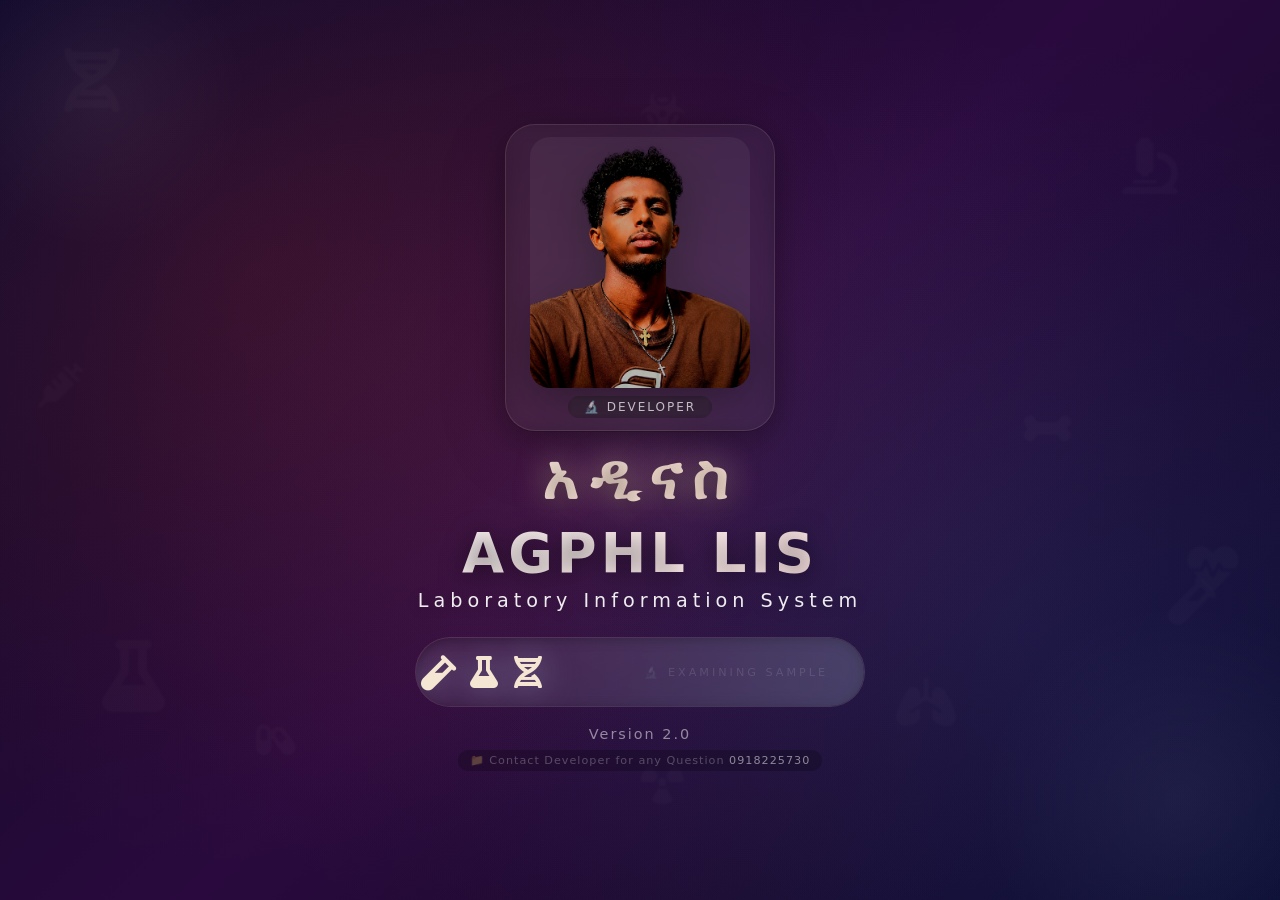
<file: Index.html>
<!DOCTYPE html>
<html lang="en">
<head>
  <meta charset="UTF-8">
  <meta name="viewport" content="width=device-width, initial-scale=1.0">
  <title>AGPHL LIS · Animated Opening</title>
  <link rel="manifest" href="manifest.json">
  <link rel="icon" href="assets/icons/favicon.ico">
  <link rel="apple-touch-icon" href="assets/icons/icon-180.png">
  <meta name="theme-color" content="#b31b1b">
  <!-- Font Awesome -->
  <link rel="stylesheet" href="https://cdnjs.cloudflare.com/ajax/libs/font-awesome/6.0.0-beta3/css/all.min.css">
  <style>
    /* ===== RESET & BASE ===== */
    * {
      margin: 0;
      padding: 0;
      box-sizing: border-box;
    }

    body {
      font-family: 'Segoe UI', Roboto, system-ui, sans-serif;
      min-height: 100vh;
      display: flex;
      justify-content: center;
      align-items: center;
      overflow: hidden;
      position: relative;
      background: #0a0a1a;
    }

    /* ===== ANIMATED MEDICAL LAB BACKGROUND ===== */
    .lab-background {
      position: fixed;
      top: 0;
      left: 0;
      width: 100%;
      height: 100%;
      z-index: 0;
      background: linear-gradient(135deg, #0a0a2e 0%, #1a0a2e 25%, #2a0a3e 50%, #1a0a2e 75%, #0a0a2e 100%);
      overflow: hidden;
    }

    .lab-background::before {
      content: '';
      position: absolute;
      top: 0;
      left: 0;
      right: 0;
      bottom: 0;
      background: 
        radial-gradient(circle at 20% 30%, rgba(180, 50, 50, 0.15) 0%, transparent 50%),
        radial-gradient(circle at 80% 70%, rgba(50, 100, 200, 0.12) 0%, transparent 50%),
        radial-gradient(circle at 50% 50%, rgba(200, 80, 80, 0.08) 0%, transparent 70%);
      z-index: 1;
    }

    .lab-element {
      position: absolute;
      color: rgba(255, 255, 255, 0.04);
      font-size: 3rem;
      animation: floatLab 20s infinite linear;
      z-index: 0;
      pointer-events: none;
    }

    .lab-element:nth-child(1) { top: 5%; left: 5%; font-size: 4rem; animation-delay: 0s; animation-duration: 18s; }
    .lab-element:nth-child(2) { top: 15%; right: 8%; font-size: 3.5rem; animation-delay: 3s; animation-duration: 22s; }
    .lab-element:nth-child(3) { bottom: 20%; left: 8%; font-size: 4.5rem; animation-delay: 6s; animation-duration: 20s; }
    .lab-element:nth-child(4) { bottom: 30%; right: 5%; font-size: 3rem; animation-delay: 9s; animation-duration: 19s; }
    .lab-element:nth-child(5) { top: 40%; left: 3%; font-size: 2.8rem; animation-delay: 2s; animation-duration: 24s; }
    .lab-element:nth-child(6) { top: 60%; right: 3%; font-size: 3.2rem; animation-delay: 5s; animation-duration: 21s; }
    .lab-element:nth-child(7) { top: 10%; left: 50%; font-size: 2.5rem; animation-delay: 7s; animation-duration: 25s; }
    .lab-element:nth-child(8) { bottom: 10%; left: 50%; font-size: 2.8rem; animation-delay: 11s; animation-duration: 17s; }
    .lab-element:nth-child(9) { top: 80%; left: 20%; font-size: 2.2rem; animation-delay: 4s; animation-duration: 23s; }
    .lab-element:nth-child(10) { top: 30%; left: 45%; font-size: 2rem; animation-delay: 8s; animation-duration: 26s; }
    .lab-element:nth-child(11) { top: 75%; left: 70%; font-size: 3rem; animation-delay: 1s; animation-duration: 19s; }
    .lab-element:nth-child(12) { top: 45%; left: 80%; font-size: 2.6rem; animation-delay: 10s; animation-duration: 22s; }

    .lab-element i {
      opacity: 0.6;
      filter: blur(1px);
      transition: opacity 0.3s;
    }

    .particle {
      position: absolute;
      background: radial-gradient(circle, rgba(255,255,255,0.05) 0%, transparent 70%);
      border-radius: 50%;
      animation: floatParticle 15s infinite alternate ease-in-out;
      pointer-events: none;
      z-index: 0;
    }

    .particle:nth-child(13) { width: 300px; height: 300px; top: -50px; left: -50px; animation-delay: 0s; }
    .particle:nth-child(14) { width: 400px; height: 400px; bottom: -100px; right: -100px; animation-delay: 5s; }
    .particle:nth-child(15) { width: 250px; height: 250px; top: 50%; left: 50%; transform: translate(-50%, -50%); animation-delay: 3s; }

    .lab-background::after {
      content: '';
      position: absolute;
      top: 0;
      left: 0;
      right: 0;
      bottom: 0;
      background: 
        radial-gradient(ellipse at 30% 40%, rgba(200, 50, 50, 0.05) 0%, transparent 60%),
        radial-gradient(ellipse at 70% 60%, rgba(50, 100, 200, 0.05) 0%, transparent 60%);
      animation: pulseGlow 8s infinite alternate;
      z-index: 0;
    }

    /* ===== SPLASH SCREEN ===== */
    .splash-screen {
      text-align: center;
      padding: 25px 20px 30px;
      max-width: 780px;
      width: 100%;
      animation: fadeIn 1.2s cubic-bezier(0.2, 0.9, 0.3, 1);
      position: relative;
      z-index: 10;
    }

    .hero-animation {
      display: flex;
      justify-content: center;
      align-items: center;
      gap: 30px;
      flex-wrap: wrap;
      margin-bottom: 12px;
    }

    .hero-item {
      display: inline-flex;
      flex-direction: column;
      align-items: center;
      filter: drop-shadow(0 10px 24px rgba(0,0,0,0.5));
      animation: floatItem 3.6s ease-in-out infinite;
      background: rgba(255, 255, 255, 0.06);
      backdrop-filter: blur(10px);
      border-radius: 30px;
      padding: 12px 24px;
      border: 1px solid rgba(255, 215, 190, 0.12);
      box-shadow: 0 8px 32px rgba(0,0,0,0.3);
    }

    .hero-img {
      max-width: 220px;
      width: 100%;
      height: auto;
      border-radius: 20px;
      display: block;
      object-fit: contain;
      background: rgba(255, 255, 255, 0.05);
      transition: transform 0.3s;
    }

    .hero-img:hover {
      transform: scale(1.05);
    }

    .hero-img.error {
      display: none;
    }

    .fallback-icon {
      font-size: 4.5rem;
      color: #f5e6d3;
      background: rgba(255,255,255,0.1);
      padding: 30px 40px;
      border-radius: 60px;
      border: 2px solid rgba(255,215,190,0.2);
      display: none;
      backdrop-filter: blur(4px);
    }

    .fallback-icon.show {
      display: inline-block;
    }

    .hero-item .label {
      margin-top: 8px;
      color: rgba(255, 255, 255, 0.7);
      font-size: 0.75rem;
      letter-spacing: 2px;
      text-transform: uppercase;
      background: rgba(0,0,0,0.3);
      padding: 4px 16px;
      border-radius: 40px;
      backdrop-filter: blur(2px);
      font-weight: 500;
    }

    .microscope-loading-area {
      width: 100%;
      max-width: 450px;
      margin: 20px auto 10px;
      overflow: hidden;
      position: relative;
      height: 80px;
      display: flex;
      align-items: center;
      justify-content: center;
    }

    .microscope-track {
      position: relative;
      width: 100%;
      height: 70px;
      background: rgba(255, 255, 255, 0.06);
      backdrop-filter: blur(8px);
      border-radius: 60px;
      border: 1px solid rgba(255, 215, 190, 0.1);
      overflow: hidden;
      box-shadow: inset 0 2px 12px rgba(0,0,0,0.3);
      display: flex;
      align-items: center;
      justify-content: center;
    }

    .microscope-slide {
      position: absolute;
      left: -15%;
      top: 50%;
      transform: translateY(-50%);
      font-size: 3.2rem;
      color: #f5e6d3;
      display: flex;
      align-items: center;
      gap: 12px;
      animation: microscopeScan 4.5s ease-in-out infinite;
      filter: drop-shadow(0 4px 20px rgba(200, 230, 255, 0.3));
      white-space: nowrap;
      z-index: 2;
    }

    .microscope-slide i {
      font-size: inherit;
      text-shadow: 0 0 30px rgba(200, 230, 255, 0.2);
    }

    .microscope-slide .fa-microscope {
      font-size: 3.5rem;
    }

    .microscope-slide .fa-vial {
      font-size: 2.2rem;
      margin-left: 4px;
    }

    .microscope-slide .fa-flask {
      font-size: 2rem;
      margin-left: 2px;
    }

    .microscope-slide .fa-dna {
      font-size: 2rem;
      margin-left: 4px;
    }

    .progress-fill-microscope {
      position: absolute;
      top: 0;
      left: 0;
      height: 100%;
      width: 0%;
      background: linear-gradient(90deg, rgba(200, 230, 255, 0.0), rgba(200, 230, 255, 0.15));
      border-radius: 60px;
      animation: loading 40s linear forwards;
      z-index: 0;
    }

    .sample-text {
      position: absolute;
      right: 8%;
      top: 50%;
      transform: translateY(-50%);
      color: rgba(255, 255, 255, 0.12);
      font-size: 0.7rem;
      letter-spacing: 3px;
      font-weight: 300;
      z-index: 1;
      white-space: nowrap;
      text-transform: uppercase;
    }

    .splash-title {
      color: white;
      font-size: 3.4rem;
      font-weight: 700;
      letter-spacing: 4px;
      text-shadow: 0 4px 24px rgba(0,0,0,0.5);
      margin-top: 6px;
      margin-bottom: 4px;
      background: linear-gradient(135deg, #ffffff 0%, #ffdede 100%);
      -webkit-background-clip: text;
      -webkit-text-fill-color: transparent;
      background-clip: text;
    }

    .splash-subtitle {
      color: rgba(255, 255, 255, 0.92);
      font-size: 1.2rem;
      font-weight: 400;
      letter-spacing: 5px;
      margin-bottom: 4px;
      text-shadow: 0 2px 12px rgba(0,0,0,0.3);
    }

    .adinas-text {
      font-size: 3.8rem;
      font-weight: 700;
      color: #ffffff;
      text-shadow: 0 0 30px rgba(255, 215, 190, 0.5), 0 4px 20px rgba(0,0,0,0.5);
      letter-spacing: 10px;
      margin: 6px 0 8px;
      background: linear-gradient(145deg, #fff6ef, #ffe1d0);
      -webkit-background-clip: text;
      -webkit-text-fill-color: transparent;
      background-clip: text;
      animation: shimmer 4s infinite alternate;
      font-family: 'Segoe UI', 'Noto Sans Ethiopic', system-ui, sans-serif;
    }

    .splash-version {
      color: rgba(255, 255, 255, 0.5);
      font-size: 0.9rem;
      letter-spacing: 2px;
      margin-top: 14px;
      font-weight: 300;
    }

    .image-note {
      color: rgba(255, 255, 255, 0.25);
      font-size: 0.7rem;
      margin-top: 8px;
      letter-spacing: 1px;
      background: rgba(0,0,0,0.2);
      padding: 4px 12px;
      border-radius: 20px;
      display: inline-block;
      backdrop-filter: blur(4px);
    }

    .image-note a {
      color: rgba(255, 255, 255, 0.5);
      text-decoration: none;
      transition: color 0.3s;
    }

    .image-note a:hover {
      color: rgba(255, 255, 255, 0.8);
    }

    /* ===== KEYFRAMES ===== */
    @keyframes fadeIn {
      0% { opacity: 0; transform: scale(0.92) translateY(20px); }
      100% { opacity: 1; transform: scale(1) translateY(0); }
    }

    @keyframes floatItem {
      0% { transform: translateY(0) rotate(-1deg); }
      50% { transform: translateY(-14px) rotate(1.5deg); }
      100% { transform: translateY(0) rotate(-1deg); }
    }

    @keyframes shimmer {
      0% { text-shadow: 0 0 10px rgba(255,220,200,0.3), 0 0 30px rgba(255,200,180,0.1); }
      100% { text-shadow: 0 0 40px rgba(255,240,230,0.8), 0 0 80px rgba(255,200,180,0.3); }
    }

    @keyframes loading {
      0% { width: 0%; }
      100% { width: 100%; }
    }

    @keyframes microscopeScan {
      0% {
        left: -15%;
        transform: translateY(-50%) scaleX(1) rotate(0deg);
      }
      10% {
        transform: translateY(-55%) scaleX(1) rotate(-2deg);
      }
      25% {
        transform: translateY(-45%) scaleX(1) rotate(2deg);
      }
      40% {
        transform: translateY(-55%) scaleX(1) rotate(-1.5deg);
      }
      55% {
        transform: translateY(-48%) scaleX(1) rotate(1.5deg);
      }
      70% {
        transform: translateY(-55%) scaleX(1) rotate(-2deg);
      }
      85% {
        transform: translateY(-45%) scaleX(1) rotate(2deg);
      }
      100% {
        left: 100%;
        transform: translateY(-50%) scaleX(1) rotate(0deg);
      }
    }

    @keyframes floatLab {
      0% {
        transform: translate(0, 0) rotate(0deg) scale(1);
        opacity: 0.3;
      }
      25% {
        transform: translate(30px, -20px) rotate(90deg) scale(1.1);
        opacity: 0.5;
      }
      50% {
        transform: translate(-20px, 30px) rotate(180deg) scale(0.9);
        opacity: 0.3;
      }
      75% {
        transform: translate(40px, 10px) rotate(270deg) scale(1.05);
        opacity: 0.5;
      }
      100% {
        transform: translate(0, 0) rotate(360deg) scale(1);
        opacity: 0.3;
      }
    }

    @keyframes floatParticle {
      0% {
        transform: translate(0, 0) scale(1);
        opacity: 0.3;
      }
      33% {
        transform: translate(50px, -30px) scale(1.2);
        opacity: 0.6;
      }
      66% {
        transform: translate(-30px, 40px) scale(0.8);
        opacity: 0.4;
      }
      100% {
        transform: translate(0, 0) scale(1);
        opacity: 0.3;
      }
    }

    @keyframes pulseGlow {
      0% { opacity: 0.5; }
      100% { opacity: 1; }
    }

    /* ===== RESPONSIVE ===== */
    @media (max-width: 640px) {
      .splash-title { font-size: 2.4rem; letter-spacing: 2px; }
      .adinas-text { font-size: 2.8rem; letter-spacing: 6px; }
      .hero-img { max-width: 160px; }
      .hero-animation { gap: 16px; }
      .splash-subtitle { font-size: 1rem; letter-spacing: 3px; }
      .fallback-icon { font-size: 3rem; padding: 20px 28px; }
      .microscope-slide { font-size: 2.4rem; }
      .microscope-slide .fa-microscope { font-size: 2.6rem; }
      .microscope-slide .fa-vial { font-size: 1.6rem; }
      .microscope-slide .fa-flask { font-size: 1.4rem; }
      .microscope-slide .fa-dna { font-size: 1.4rem; }
      .microscope-track { height: 55px; }
      .microscope-loading-area { max-width: 320px; }
      .sample-text { display: none; }
      .lab-element { font-size: 2rem !important; }
    }

    @media (max-width: 420px) {
      .splash-title { font-size: 2.0rem; }
      .adinas-text { font-size: 2.2rem; }
      .hero-img { max-width: 130px; }
      .hero-animation { gap: 10px; }
      .fallback-icon { font-size: 2.2rem; padding: 15px 22px; }
      .microscope-slide { font-size: 2rem; }
      .microscope-slide .fa-microscope { font-size: 2.2rem; }
      .microscope-slide .fa-vial { font-size: 1.3rem; }
      .microscope-slide .fa-flask { font-size: 1.2rem; }
      .microscope-slide .fa-dna { font-size: 1.2rem; }
      .microscope-track { height: 48px; }
      .microscope-loading-area { max-width: 260px; }
      .lab-element { font-size: 1.5rem !important; }
    }
  </style>
</head>
<body>

  <!-- ===== ANIMATED MEDICAL LAB BACKGROUND ===== -->
  <div class="lab-background">
    <div class="lab-element"><i class="fas fa-dna"></i></div>
    <div class="lab-element"><i class="fas fa-microscope"></i></div>
    <div class="lab-element"><i class="fas fa-flask"></i></div>
    <div class="lab-element"><i class="fas fa-vial"></i></div>
    <div class="lab-element"><i class="fas fa-syringe"></i></div>
    <div class="lab-element"><i class="fas fa-heartbeat"></i></div>
    <div class="lab-element"><i class="fas fa-biohazard"></i></div>
    <div class="lab-element"><i class="fas fa-radiation"></i></div>
    <div class="lab-element"><i class="fas fa-capsules"></i></div>
    <div class="lab-element"><i class="fas fa-pills"></i></div>
    <div class="lab-element"><i class="fas fa-lungs"></i></div>
    <div class="lab-element"><i class="fas fa-bone"></i></div>
    
    <div class="particle"></div>
    <div class="particle"></div>
    <div class="particle"></div>
  </div>

  <!-- ===== SPLASH SCREEN CONTENT ===== -->
  <div class="splash-screen" id="splashScreen">

    <div class="hero-animation">
      <div class="hero-item">
        <img class="hero-img" 
             src="asrat.png" 
             alt="Laboratory Expert" 
             onerror="this.classList.add('error'); this.parentElement.querySelector('.fallback-icon').classList.add('show');">
        <span class="fallback-icon"><i class="fas fa-microscope"></i></span>
        <span class="label">🔬 Developer</span>
      </div>
    </div>

    <div class="adinas-text">አዲናስ</div>

    <h1 class="splash-title">AGPHL LIS</h1>
    <p class="splash-subtitle">Laboratory Information System</p>

    <div class="microscope-loading-area">
      <div class="microscope-track">
        <div class="progress-fill-microscope"></div>
        <div class="microscope-slide">
          <i class="fas fa-microscope"></i>
          <i class="fas fa-vial"></i>
          <i class="fas fa-flask"></i>
          <i class="fas fa-dna"></i>
        </div>
        <div class="sample-text">🔬 EXAMINING SAMPLE</div>
      </div>
    </div>

    <div class="splash-version">Version 2.0</div>
    
    <div class="image-note">📁 Contact Developer for any Question <a href="tel:+251918225730">0918225730</a></div>
  </div>

  <script>
    (function() {
      'use strict';

      console.log('🚀 Index.html loaded - Starting splash screen');

      // === METHOD 1: Redirect after 5 seconds ===
      setTimeout(function() {
        console.log('⏰ 5 seconds passed - Redirecting to login.html');
        window.location.href = 'login.html';
      }, 5000);

      // === METHOD 2: Click anywhere to go to login immediately ===
      document.addEventListener('click', function() {
        console.log('👆 Click detected - Redirecting to login.html immediately');
        window.location.href = 'login.html';
      });

      // === METHOD 3: Also try loading login in an iframe as fallback (hidden) ===
      // This is just to test if login.html exists
      const testFrame = document.createElement('iframe');
      testFrame.style.display = 'none';
      testFrame.src = 'login.html';
      testFrame.onload = function() {
        console.log('✅ login.html loaded successfully in background');
      };
      testFrame.onerror = function() {
        console.error('❌ login.html NOT FOUND - Check if file exists in the same directory');
      };
      document.body.appendChild(testFrame);

      // === Service worker ===
      if ('serviceWorker' in navigator) {
        navigator.serviceWorker.register('./service-worker.js').catch(() => {});
      }

      // === Image loading check ===
      document.querySelectorAll('.hero-img').forEach(img => {
        img.addEventListener('load', function() {
          console.log('✅ Loaded:', this.src);
        });
        img.addEventListener('error', function() {
          console.warn('❌ Failed to load:', this.src);
        });
      });

      console.log('💡 Click anywhere on the screen to go to login immediately');
      console.log('⏳ Will auto-redirect to login.html in 5 seconds');
      
    })();
  </script>

</body>
</html>
</file>
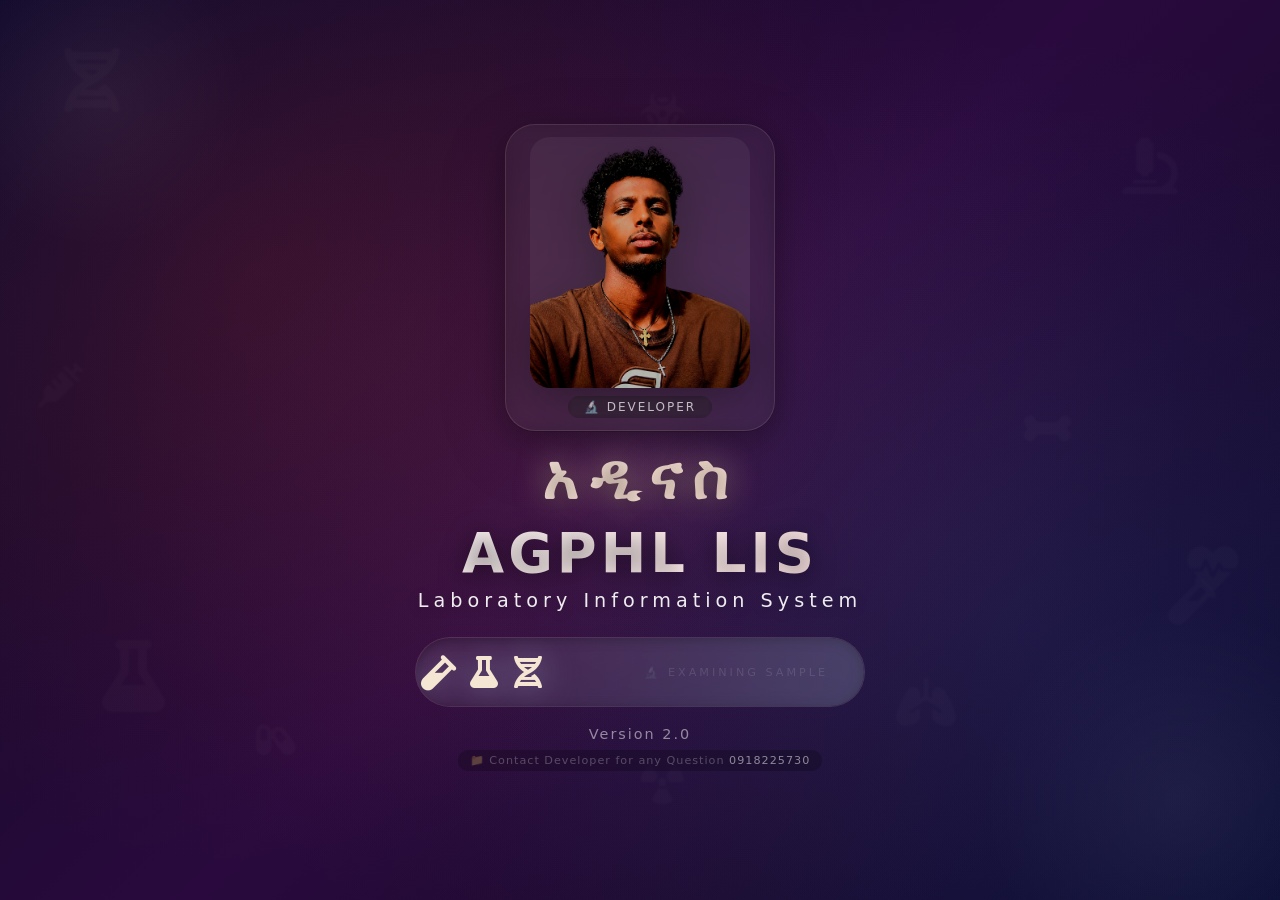
<file: index.html>
<!DOCTYPE html>
<html lang="en">
<head>
  <meta charset="UTF-8">
  <meta name="viewport" content="width=device-width, initial-scale=1.0">
  <title>AGPHL LIS · Animated Opening</title>
  <link rel="manifest" href="manifest.json">
  <link rel="icon" href="assets/icons/favicon.ico">
  <link rel="apple-touch-icon" href="assets/icons/icon-180.png">
  <meta name="theme-color" content="#b31b1b">
  <!-- Font Awesome -->
  <link rel="stylesheet" href="https://cdnjs.cloudflare.com/ajax/libs/font-awesome/6.0.0-beta3/css/all.min.css">
  <style>
    /* ===== RESET & BASE ===== */
    * {
      margin: 0;
      padding: 0;
      box-sizing: border-box;
    }

    body {
      font-family: 'Segoe UI', Roboto, system-ui, sans-serif;
      min-height: 100vh;
      display: flex;
      justify-content: center;
      align-items: center;
      overflow: hidden;
      position: relative;
      background: #0a0a1a;
    }

    /* ===== ANIMATED MEDICAL LAB BACKGROUND ===== */
    .lab-background {
      position: fixed;
      top: 0;
      left: 0;
      width: 100%;
      height: 100%;
      z-index: 0;
      background: linear-gradient(135deg, #0a0a2e 0%, #1a0a2e 25%, #2a0a3e 50%, #1a0a2e 75%, #0a0a2e 100%);
      overflow: hidden;
    }

    /* Gradient overlay with lab elements */
    .lab-background::before {
      content: '';
      position: absolute;
      top: 0;
      left: 0;
      right: 0;
      bottom: 0;
      background: 
        radial-gradient(circle at 20% 30%, rgba(180, 50, 50, 0.15) 0%, transparent 50%),
        radial-gradient(circle at 80% 70%, rgba(50, 100, 200, 0.12) 0%, transparent 50%),
        radial-gradient(circle at 50% 50%, rgba(200, 80, 80, 0.08) 0%, transparent 70%);
      z-index: 1;
    }

    /* Floating lab elements */
    .lab-element {
      position: absolute;
      color: rgba(255, 255, 255, 0.04);
      font-size: 3rem;
      animation: floatLab 20s infinite linear;
      z-index: 0;
      pointer-events: none;
    }

    .lab-element:nth-child(1) { top: 5%; left: 5%; font-size: 4rem; animation-delay: 0s; animation-duration: 18s; }
    .lab-element:nth-child(2) { top: 15%; right: 8%; font-size: 3.5rem; animation-delay: 3s; animation-duration: 22s; }
    .lab-element:nth-child(3) { bottom: 20%; left: 8%; font-size: 4.5rem; animation-delay: 6s; animation-duration: 20s; }
    .lab-element:nth-child(4) { bottom: 30%; right: 5%; font-size: 3rem; animation-delay: 9s; animation-duration: 19s; }
    .lab-element:nth-child(5) { top: 40%; left: 3%; font-size: 2.8rem; animation-delay: 2s; animation-duration: 24s; }
    .lab-element:nth-child(6) { top: 60%; right: 3%; font-size: 3.2rem; animation-delay: 5s; animation-duration: 21s; }
    .lab-element:nth-child(7) { top: 10%; left: 50%; font-size: 2.5rem; animation-delay: 7s; animation-duration: 25s; }
    .lab-element:nth-child(8) { bottom: 10%; left: 50%; font-size: 2.8rem; animation-delay: 11s; animation-duration: 17s; }
    .lab-element:nth-child(9) { top: 80%; left: 20%; font-size: 2.2rem; animation-delay: 4s; animation-duration: 23s; }
    .lab-element:nth-child(10) { top: 30%; left: 45%; font-size: 2rem; animation-delay: 8s; animation-duration: 26s; }
    .lab-element:nth-child(11) { top: 75%; left: 70%; font-size: 3rem; animation-delay: 1s; animation-duration: 19s; }
    .lab-element:nth-child(12) { top: 45%; left: 80%; font-size: 2.6rem; animation-delay: 10s; animation-duration: 22s; }

    .lab-element i {
      opacity: 0.6;
      filter: blur(1px);
      transition: opacity 0.3s;
    }

    /* Smaller floating particles */
    .particle {
      position: absolute;
      background: radial-gradient(circle, rgba(255,255,255,0.05) 0%, transparent 70%);
      border-radius: 50%;
      animation: floatParticle 15s infinite alternate ease-in-out;
      pointer-events: none;
      z-index: 0;
    }

    .particle:nth-child(13) { width: 300px; height: 300px; top: -50px; left: -50px; animation-delay: 0s; }
    .particle:nth-child(14) { width: 400px; height: 400px; bottom: -100px; right: -100px; animation-delay: 5s; }
    .particle:nth-child(15) { width: 250px; height: 250px; top: 50%; left: 50%; transform: translate(-50%, -50%); animation-delay: 3s; }

    /* Pulsing glow */
    .lab-background::after {
      content: '';
      position: absolute;
      top: 0;
      left: 0;
      right: 0;
      bottom: 0;
      background: 
        radial-gradient(ellipse at 30% 40%, rgba(200, 50, 50, 0.05) 0%, transparent 60%),
        radial-gradient(ellipse at 70% 60%, rgba(50, 100, 200, 0.05) 0%, transparent 60%);
      animation: pulseGlow 8s infinite alternate;
      z-index: 0;
    }

    /* ===== SPLASH SCREEN ===== */
    .splash-screen {
      text-align: center;
      padding: 25px 20px 30px;
      max-width: 780px;
      width: 100%;
      animation: fadeIn 1.2s cubic-bezier(0.2, 0.9, 0.3, 1);
      position: relative;
      z-index: 10;
    }

    /* ===== HERO ANIMATION ===== */
    .hero-animation {
      display: flex;
      justify-content: center;
      align-items: center;
      gap: 30px;
      flex-wrap: wrap;
      margin-bottom: 12px;
    }

    .hero-item {
      display: inline-flex;
      flex-direction: column;
      align-items: center;
      filter: drop-shadow(0 10px 24px rgba(0,0,0,0.5));
      animation: floatItem 3.6s ease-in-out infinite;
      background: rgba(255, 255, 255, 0.06);
      backdrop-filter: blur(10px);
      border-radius: 30px;
      padding: 12px 24px;
      border: 1px solid rgba(255, 215, 190, 0.12);
      box-shadow: 0 8px 32px rgba(0,0,0,0.3);
    }

    .hero-img {
      max-width: 220px;
      width: 100%;
      height: auto;
      border-radius: 20px;
      display: block;
      object-fit: contain;
      background: rgba(255, 255, 255, 0.05);
      transition: transform 0.3s;
    }

    .hero-img:hover {
      transform: scale(1.05);
    }

    .hero-img.error {
      display: none;
    }

    .fallback-icon {
      font-size: 4.5rem;
      color: #f5e6d3;
      background: rgba(255,255,255,0.1);
      padding: 30px 40px;
      border-radius: 60px;
      border: 2px solid rgba(255,215,190,0.2);
      display: none;
      backdrop-filter: blur(4px);
    }

    .fallback-icon.show {
      display: inline-block;
    }

    .hero-item .label {
      margin-top: 8px;
      color: rgba(255, 255, 255, 0.7);
      font-size: 0.75rem;
      letter-spacing: 2px;
      text-transform: uppercase;
      background: rgba(0,0,0,0.3);
      padding: 4px 16px;
      border-radius: 40px;
      backdrop-filter: blur(2px);
      font-weight: 500;
    }

    /* ===== MICROSCOPE LOADING ===== */
    .microscope-loading-area {
      width: 100%;
      max-width: 450px;
      margin: 20px auto 10px;
      overflow: hidden;
      position: relative;
      height: 80px;
      display: flex;
      align-items: center;
      justify-content: center;
    }

    .microscope-track {
      position: relative;
      width: 100%;
      height: 70px;
      background: rgba(255, 255, 255, 0.06);
      backdrop-filter: blur(8px);
      border-radius: 60px;
      border: 1px solid rgba(255, 215, 190, 0.1);
      overflow: hidden;
      box-shadow: inset 0 2px 12px rgba(0,0,0,0.3);
      display: flex;
      align-items: center;
      justify-content: center;
    }

    .microscope-slide {
      position: absolute;
      left: -15%;
      top: 50%;
      transform: translateY(-50%);
      font-size: 3.2rem;
      color: #f5e6d3;
      display: flex;
      align-items: center;
      gap: 12px;
      animation: microscopeScan 4.5s ease-in-out infinite;
      filter: drop-shadow(0 4px 20px rgba(200, 230, 255, 0.3));
      white-space: nowrap;
      z-index: 2;
    }

    .microscope-slide i {
      font-size: inherit;
      text-shadow: 0 0 30px rgba(200, 230, 255, 0.2);
    }

    .microscope-slide .fa-microscope {
      font-size: 3.5rem;
    }

    .microscope-slide .fa-vial {
      font-size: 2.2rem;
      margin-left: 4px;
    }

    .microscope-slide .fa-flask {
      font-size: 2rem;
      margin-left: 2px;
    }

    .microscope-slide .fa-dna {
      font-size: 2rem;
      margin-left: 4px;
    }

    .progress-fill-microscope {
      position: absolute;
      top: 0;
      left: 0;
      height: 100%;
      width: 0%;
      background: linear-gradient(90deg, rgba(200, 230, 255, 0.0), rgba(200, 230, 255, 0.15));
      border-radius: 60px;
      animation: loading 40s linear forwards;
      z-index: 0;
    }

    .sample-text {
      position: absolute;
      right: 8%;
      top: 50%;
      transform: translateY(-50%);
      color: rgba(255, 255, 255, 0.12);
      font-size: 0.7rem;
      letter-spacing: 3px;
      font-weight: 300;
      z-index: 1;
      white-space: nowrap;
      text-transform: uppercase;
    }

    /* ===== TYPOGRAPHY ===== */
    .splash-title {
      color: white;
      font-size: 3.4rem;
      font-weight: 700;
      letter-spacing: 4px;
      text-shadow: 0 4px 24px rgba(0,0,0,0.5);
      margin-top: 6px;
      margin-bottom: 4px;
      background: linear-gradient(135deg, #ffffff 0%, #ffdede 100%);
      -webkit-background-clip: text;
      -webkit-text-fill-color: transparent;
      background-clip: text;
    }

    .splash-subtitle {
      color: rgba(255, 255, 255, 0.92);
      font-size: 1.2rem;
      font-weight: 400;
      letter-spacing: 5px;
      margin-bottom: 4px;
      text-shadow: 0 2px 12px rgba(0,0,0,0.3);
    }

    .adinas-text {
      font-size: 3.8rem;
      font-weight: 700;
      color: #ffffff;
      text-shadow: 0 0 30px rgba(255, 215, 190, 0.5), 0 4px 20px rgba(0,0,0,0.5);
      letter-spacing: 10px;
      margin: 6px 0 8px;
      background: linear-gradient(145deg, #fff6ef, #ffe1d0);
      -webkit-background-clip: text;
      -webkit-text-fill-color: transparent;
      background-clip: text;
      animation: shimmer 4s infinite alternate;
      font-family: 'Segoe UI', 'Noto Sans Ethiopic', system-ui, sans-serif;
    }

    .splash-version {
      color: rgba(255, 255, 255, 0.5);
      font-size: 0.9rem;
      letter-spacing: 2px;
      margin-top: 14px;
      font-weight: 300;
    }

    .image-note {
      color: rgba(255, 255, 255, 0.25);
      font-size: 0.7rem;
      margin-top: 8px;
      letter-spacing: 1px;
      background: rgba(0,0,0,0.2);
      padding: 4px 12px;
      border-radius: 20px;
      display: inline-block;
      backdrop-filter: blur(4px);
    }

    .image-note a {
      color: rgba(255, 255, 255, 0.5);
      text-decoration: none;
      transition: color 0.3s;
    }

    .image-note a:hover {
      color: rgba(255, 255, 255, 0.8);
    }

    /* ===== KEYFRAMES ===== */
    @keyframes fadeIn {
      0% { opacity: 0; transform: scale(0.92) translateY(20px); }
      100% { opacity: 1; transform: scale(1) translateY(0); }
    }

    @keyframes floatItem {
      0% { transform: translateY(0) rotate(-1deg); }
      50% { transform: translateY(-14px) rotate(1.5deg); }
      100% { transform: translateY(0) rotate(-1deg); }
    }

    @keyframes shimmer {
      0% { text-shadow: 0 0 10px rgba(255,220,200,0.3), 0 0 30px rgba(255,200,180,0.1); }
      100% { text-shadow: 0 0 40px rgba(255,240,230,0.8), 0 0 80px rgba(255,200,180,0.3); }
    }

    @keyframes loading {
      0% { width: 0%; }
      100% { width: 100%; }
    }

    @keyframes microscopeScan {
      0% {
        left: -15%;
        transform: translateY(-50%) scaleX(1) rotate(0deg);
      }
      10% {
        transform: translateY(-55%) scaleX(1) rotate(-2deg);
      }
      25% {
        transform: translateY(-45%) scaleX(1) rotate(2deg);
      }
      40% {
        transform: translateY(-55%) scaleX(1) rotate(-1.5deg);
      }
      55% {
        transform: translateY(-48%) scaleX(1) rotate(1.5deg);
      }
      70% {
        transform: translateY(-55%) scaleX(1) rotate(-2deg);
      }
      85% {
        transform: translateY(-45%) scaleX(1) rotate(2deg);
      }
      100% {
        left: 100%;
        transform: translateY(-50%) scaleX(1) rotate(0deg);
      }
    }

    @keyframes floatLab {
      0% {
        transform: translate(0, 0) rotate(0deg) scale(1);
        opacity: 0.3;
      }
      25% {
        transform: translate(30px, -20px) rotate(90deg) scale(1.1);
        opacity: 0.5;
      }
      50% {
        transform: translate(-20px, 30px) rotate(180deg) scale(0.9);
        opacity: 0.3;
      }
      75% {
        transform: translate(40px, 10px) rotate(270deg) scale(1.05);
        opacity: 0.5;
      }
      100% {
        transform: translate(0, 0) rotate(360deg) scale(1);
        opacity: 0.3;
      }
    }

    @keyframes floatParticle {
      0% {
        transform: translate(0, 0) scale(1);
        opacity: 0.3;
      }
      33% {
        transform: translate(50px, -30px) scale(1.2);
        opacity: 0.6;
      }
      66% {
        transform: translate(-30px, 40px) scale(0.8);
        opacity: 0.4;
      }
      100% {
        transform: translate(0, 0) scale(1);
        opacity: 0.3;
      }
    }

    @keyframes pulseGlow {
      0% { opacity: 0.5; }
      100% { opacity: 1; }
    }

    /* ===== RESPONSIVE ===== */
    @media (max-width: 640px) {
      .splash-title { font-size: 2.4rem; letter-spacing: 2px; }
      .adinas-text { font-size: 2.8rem; letter-spacing: 6px; }
      .hero-img { max-width: 160px; }
      .hero-animation { gap: 16px; }
      .splash-subtitle { font-size: 1rem; letter-spacing: 3px; }
      .fallback-icon { font-size: 3rem; padding: 20px 28px; }
      .microscope-slide { font-size: 2.4rem; }
      .microscope-slide .fa-microscope { font-size: 2.6rem; }
      .microscope-slide .fa-vial { font-size: 1.6rem; }
      .microscope-slide .fa-flask { font-size: 1.4rem; }
      .microscope-slide .fa-dna { font-size: 1.4rem; }
      .microscope-track { height: 55px; }
      .microscope-loading-area { max-width: 320px; }
      .sample-text { display: none; }
      .lab-element { font-size: 2rem !important; }
    }

    @media (max-width: 420px) {
      .splash-title { font-size: 2.0rem; }
      .adinas-text { font-size: 2.2rem; }
      .hero-img { max-width: 130px; }
      .hero-animation { gap: 10px; }
      .fallback-icon { font-size: 2.2rem; padding: 15px 22px; }
      .microscope-slide { font-size: 2rem; }
      .microscope-slide .fa-microscope { font-size: 2.2rem; }
      .microscope-slide .fa-vial { font-size: 1.3rem; }
      .microscope-slide .fa-flask { font-size: 1.2rem; }
      .microscope-slide .fa-dna { font-size: 1.2rem; }
      .microscope-track { height: 48px; }
      .microscope-loading-area { max-width: 260px; }
      .lab-element { font-size: 1.5rem !important; }
    }
  </style>
</head>
<body>

  <!-- ===== ANIMATED MEDICAL LAB BACKGROUND ===== -->
  <div class="lab-background">
    <!-- Floating lab elements -->
    <div class="lab-element"><i class="fas fa-dna"></i></div>
    <div class="lab-element"><i class="fas fa-microscope"></i></div>
    <div class="lab-element"><i class="fas fa-flask"></i></div>
    <div class="lab-element"><i class="fas fa-vial"></i></div>
    <div class="lab-element"><i class="fas fa-syringe"></i></div>
    <div class="lab-element"><i class="fas fa-heartbeat"></i></div>
    <div class="lab-element"><i class="fas fa-biohazard"></i></div>
    <div class="lab-element"><i class="fas fa-radiation"></i></div>
    <div class="lab-element"><i class="fas fa-capsules"></i></div>
    <div class="lab-element"><i class="fas fa-pills"></i></div>
    <div class="lab-element"><i class="fas fa-lungs"></i></div>
    <div class="lab-element"><i class="fas fa-bone"></i></div>
    
    <!-- Soft particles -->
    <div class="particle"></div>
    <div class="particle"></div>
    <div class="particle"></div>
  </div>

  <!-- ===== SPLASH SCREEN CONTENT ===== -->
  <div class="splash-screen" id="splashScreen">

    <!-- ===== HERO: asrat.png ===== -->
    <div class="hero-animation">
      <div class="hero-item">
        <img class="hero-img" 
             src="asrat.png" 
             alt="Laboratory Expert" 
             onerror="this.classList.add('error'); this.parentElement.querySelector('.fallback-icon').classList.add('show');">
        <span class="fallback-icon"><i class="fas fa-microscope"></i></span>
        <span class="label">🔬 Developer</span>
      </div>
    </div>

    <!-- አዲናስ text -->
    <div class="adinas-text">አዲናስ</div>

    <!-- AGPHL LIS -->
    <h1 class="splash-title">AGPHL LIS</h1>
    <p class="splash-subtitle">Laboratory Information System</p>

    <!-- ===== MICROSCOPE LOADING ===== -->
    <div class="microscope-loading-area">
      <div class="microscope-track">
        <div class="progress-fill-microscope"></div>
        <div class="microscope-slide">
          <i class="fas fa-microscope"></i>
          <i class="fas fa-vial"></i>
          <i class="fas fa-flask"></i>
          <i class="fas fa-dna"></i>
        </div>
        <div class="sample-text">🔬 EXAMINING SAMPLE</div>
      </div>
    </div>

    <div class="splash-version">Version 2.0</div>
    
    <div class="image-note">📁 Contact Developer for any Question <a href="tel:+251918225730">0918225730</a></div>
  </div>

  <script>
    (function() {
      'use strict';

      // --- Force redirect to login.html after 8 seconds (reduced from 40s for testing) ---
      const REDIRECT_DELAY = 8000; // 8 seconds - you can change back to 40000

      // Function to redirect to login.html
      function redirectToLogin() {
        console.log('🔄 Redirecting to login.html...');
        window.location.href = 'login.html';
      }

      // Set timeout for redirect
      setTimeout(redirectToLogin, REDIRECT_DELAY);

      // Also allow clicking anywhere to go to login immediately (optional)
      document.addEventListener('click', function() {
        // Clear the timeout to prevent double redirect
        clearTimeout(timeoutId);
        redirectToLogin();
      });

      // Store timeout ID so we can clear it on click
      const timeoutId = setTimeout(redirectToLogin, REDIRECT_DELAY);

      // --- service worker (optional) ---
      if ('serviceWorker' in navigator) {
        navigator.serviceWorker.register('./service-worker.js').catch(() => {});
      }

      // --- Check if image loaded successfully ---
      document.querySelectorAll('.hero-img').forEach(img => {
        img.addEventListener('load', function() {
          console.log('✅ Loaded:', this.src);
        });
        img.addEventListener('error', function() {
          console.warn('❌ Failed to load:', this.src);
        });
      });

      console.log('Splash with medical lab gradient background.');
      console.log(`⏳ Redirecting to login.html in ${REDIRECT_DELAY/1000} seconds...`);
      console.log('💡 Click anywhere to go to login immediately.');
    })();
  </script>

</body>
</html>
</file>
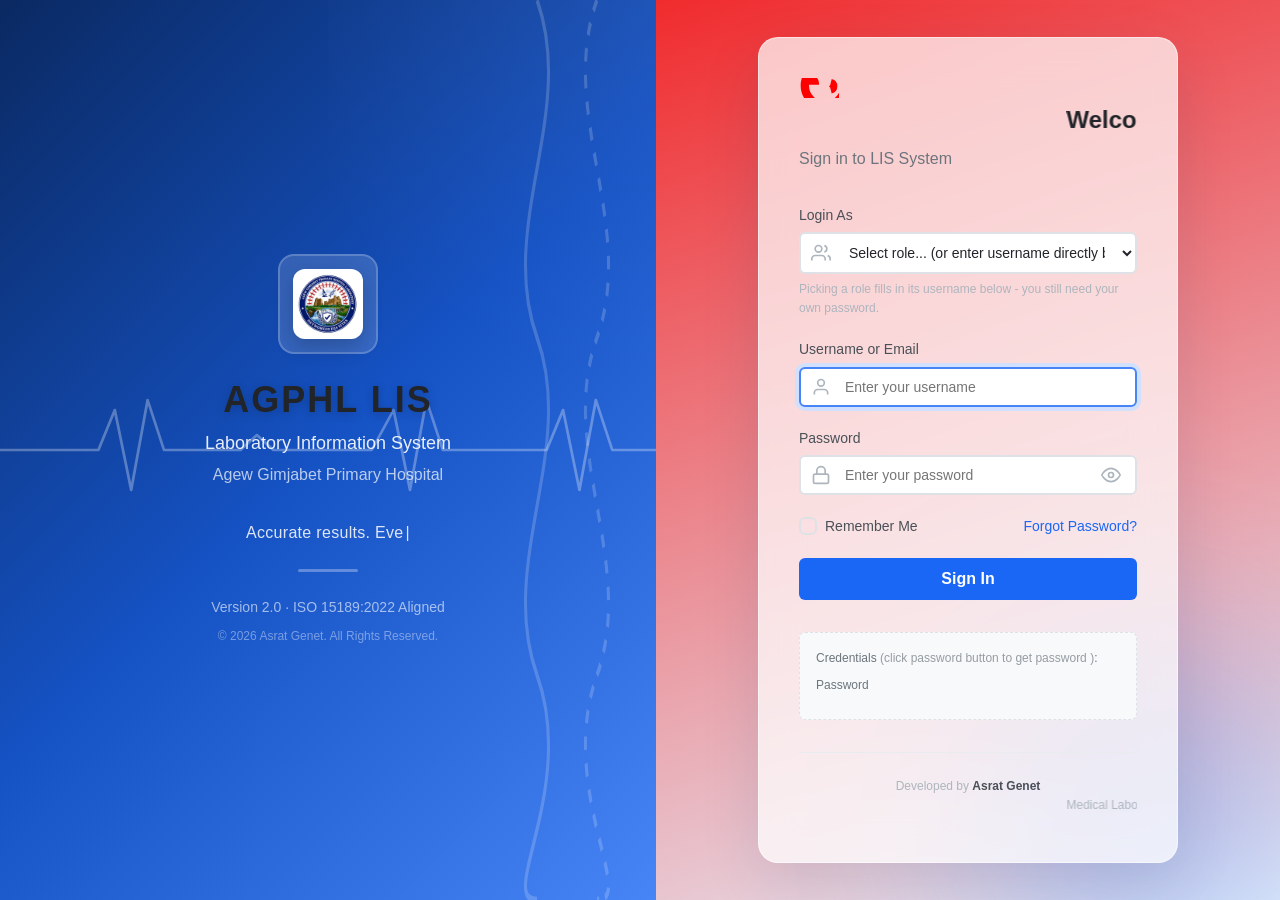
<file: login.html>
<!DOCTYPE html>
<html lang="en">
<head>
    <meta charset="UTF-8" />
    <meta name="viewport" content="width=device-width, initial-scale=1.0" />
    <title>AGPHL LIS - Login</title>
    <link rel="manifest" href="manifest.json" />
    <link rel="icon" href="assets/icons/favicon.ico" />
    <link rel="apple-touch-icon" href="assets/icons/icon-180.png" />
    <meta name="theme-color" content="#1a3a6b" />
    <meta name="mobile-web-app-capable" content="yes" />
    <meta name="apple-mobile-web-app-capable" content="yes" />
    <meta name="apple-mobile-web-app-status-bar-style" content="black-translucent" />
    <link rel="stylesheet" href="assets/css/main.css" />
    <link rel="stylesheet" href="assets/css/login.css" />
    <style>
        /* quick inline fallback – will be overridden by external css */
        .brand-logo img {
            max-width: 80px;
            height: auto;
            display: block;
            border-radius: 12px;
            box-shadow: 0 8px 20px rgba(0,0,0,0.2);
            background: white;
            padding: 4px;
        }
        .brand-logo {
            display: flex;
            justify-content: center;
            align-items: center;
        }
        /* ensure the page is always the login view */
        body {
            margin: 0;
            padding: 0;
            min-height: 100vh;
        }
    </style>
</head>
<body>
    <div class="login-container">
        <!-- Left Panel - Branding -->
        <div class="login-brand">
            <div class="ecg-line-wrap">
                <svg class="ecg-line" viewBox="0 0 1200 120" preserveAspectRatio="none">
                    <polyline class="ecg-path" points="0,60 60,60 90,60 105,20 120,100 135,10 150,60 180,60 220,60 235,45 250,60 300,60 340,60 360,20 375,100 390,10 405,60 440,60 480,60 500,60 515,20 530,100 545,10 560,60 600,60 640,60 660,45 675,60 720,60 760,60 780,20 795,100 810,10 825,60 860,60 900,60 920,60 935,20 950,100 965,10 980,60 1020,60 1060,60 1080,45 1095,60 1140,60 1200,60"/>
                </svg>
            </div>
            <div class="dna-strand" aria-hidden="true">
                <svg viewBox="0 0 100 400" preserveAspectRatio="none">
                    <path class="dna-rail dna-rail-1" d="M20,0 C60,50 -20,100 20,150 C60,200 -20,250 20,300 C60,350 -20,400 20,400"/>
                    <path class="dna-rail dna-rail-2" d="M80,0 C40,50 120,100 80,150 C40,200 120,250 80,300 C40,350 120,400 80,400"/>
                </svg>
            </div>
            <div class="brand-content">
                <!-- Brand logo replaced with agphl.png -->
                <div class="brand-logo" id="brandLogo">
                    <img src="agphl.png" alt="AGPHL Hospital Logo" width="80" height="80" />
                </div>
                <h1 class="brand-title">AGPHL LIS</h1>
                <p class="brand-subtitle">Laboratory Information System</p>
                <p class="brand-hospital">Agew Gimjabet Primary Hospital</p>
                <div class="brand-tagline-wrap">
                    <span id="brandTagline" class="brand-tagline"></span><span class="tagline-cursor">|</span>
                </div>
                <div class="brand-divider"></div>
                <button type="button" class="pwa-install-btn" id="pwaInstallBtn" style="background:rgba(255,255,255,0.15); border:1px solid rgba(255,255,255,0.4); color:white; padding:0.6rem 1.25rem; border-radius:var(--radius-sm,6px); cursor:pointer; font-size:var(--text-sm); margin-bottom:0.75rem; display:inline-flex; align-items:center; gap:0.5rem;">
                    <svg width="16" height="16" viewBox="0 0 24 24" fill="none" stroke="currentColor" stroke-width="2"><path d="M21 15v4a2 2 0 0 1-2 2H5a2 2 0 0 1-2-2v-4"/><polyline points="7 10 12 15 17 10"/><line x1="12" y1="15" x2="12" y2="3"/></svg>
                    Install App
                </button>
                <p class="brand-version">Version 2.0 &middot; ISO 15189:2022 Aligned</p>
                <p class="brand-copyright">© 2026 Asrat Genet. All Rights Reserved.</p>
            </div>
        </div>

        <!-- Right Panel - Login Form -->
        <div class="login-form-panel">
            <div class="form-wrapper">
                <div class="form-header">
                    <!-- decorative SVG remains -->
                    <svg width="40" height="20" viewBox="0 0 24 24" fill="none" stroke="red" stroke-width="10">
                        <path d="M7 8v-2a4 4 0 0 0-4-4H5a4 4 0 0 0-4 4v2"/>
                        <circle cx="19" cy="9" r="24"/>
                        <path d="M43 21v-2a4 4 0 3 0-6-3.87"/>
                        <path d="M26 6.13a4 4 0 0 1 0 7.75"/>
                    </svg>
                    <marquee><h2>Welcome Back</h2></marquee>
                    <p>Sign in to LIS System</p>
                </div>

                <form id="loginForm" novalidate>
                    <div class="form-group">
                        <label for="loginRole">Login As</label>
                        <div class="input-group">
                            <span class="input-icon">
                                <svg width="20" height="20" viewBox="0 0 24 24" fill="none" stroke="currentColor" stroke-width="2">
                                    <path d="M17 21v-2a4 4 0 0 0-4-4H5a4 4 0 0 0-4 4v2"/>
                                    <circle cx="9" cy="7" r="4"/>
                                    <path d="M23 21v-2a4 4 0 0 0-3-3.87"/>
                                    <path d="M16 3.13a4 4 0 0 1 0 7.75"/>
                                </svg>
                            </span>
                            <select id="loginRole">
                                <option value="">Select role... (or enter username directly below)</option>
                                <option value="admin">Administrator</option>
                                <option value="labhead">Laboratory Head</option>
                                <option value="quality">Quality Officer</option>
                                <option value="pro">Medical Laboratory Professional</option>
                                <option value="reception">Reception</option>
                                <option value="viewer">Viewer</option>
                                <option value="logistic">Logistic</option>
                            </select>
                        </div>
                        <p style="font-size:var(--text-xs); color:var(--gray-500); margin:0.35rem 0 0;">Picking a role fills in its username below - you still need your own password.</p>
                    </div>

                    <div class="form-group">
                        <label for="username">Username or Email</label>
                        <div class="input-group">
                            <span class="input-icon">
                                <svg width="20" height="20" viewBox="0 0 24 24" fill="none" stroke="currentColor" stroke-width="2">
                                    <path d="M20 21v-2a4 4 0 0 0-4-4H8a4 4 0 0 0-4 4v2"/>
                                    <circle cx="12" cy="7" r="4"/>
                                </svg>
                            </span>
                            <input type="text" id="username" placeholder="Enter your username" required autocomplete="username">
                        </div>
                        <div class="error-message" id="usernameError"></div>
                    </div>

                    <div class="form-group">
                        <label for="password">Password</label>
                        <div class="input-group">
                            <span class="input-icon">
                                <svg width="20" height="20" viewBox="0 0 24 24" fill="none" stroke="currentColor" stroke-width="2">
                                    <rect x="3" y="11" width="18" height="11" rx="2" ry="2"/>
                                    <path d="M7 11V7a5 5 0 0 1 10 0v4"/>
                                </svg>
                            </span>
                            <input type="password" id="password" placeholder="Enter your password" required autocomplete="current-password">
                            <button type="button" class="toggle-password" id="togglePassword" aria-label="Toggle password visibility">
                                <svg width="20" height="20" viewBox="0 0 24 24" fill="none" stroke="currentColor" stroke-width="2">
                                    <path d="M1 12s4-8 11-8 11 8 11 8-4 8-11 8-11-8-11-8z"/>
                                    <circle cx="12" cy="12" r="3"/>
                                </svg>
                            </button>
                        </div>
                        <div class="error-message" id="passwordError"></div>
                    </div>

                    <div class="form-options">
                        <label class="checkbox-label">
                            <input type="checkbox" id="rememberMe">
                            <span class="checkmark"></span>
                            Remember Me
                        </label>
                        <a href="#" class="forgot-password">Forgot Password?</a>
                    </div>

                    <button type="submit" class="login-btn" id="loginBtn">
                        <span class="btn-text">Sign In</span>
                        <span class="btn-loader" style="display: none;">
                            <span class="spinner"></span>
                        </span>
                    </button>

                    <div class="demo-credentials">
                        <p>Credentials <span style="opacity:0.7;">(click password button to get password )</span>:</p>
                        <a href="pas.html"><p>Password</p></a> 
                    </div>
                </form>

                <div class="form-footer">
                    <p>Developed by <strong>Asrat Genet</strong></p>
                    <marquee><p>Medical Laboratory Science Professional &amp; Laboratory Quality Officer</p></marquee>
                </div>
            </div>
        </div>
    </div>

    <div id="toast" class="toast" style="display: none;"></div>

    <!-- ===== SCRIPTS ===== -->
    <script src="assets/js/utils.js"></script>
    <script src="assets/js/validation.js"></script>
    <script src="assets/js/storage.js"></script>
    <script src="data/default-data.js"></script>
    <script src="assets/js/auth.js"></script>
    <script src="assets/js/app.js"></script>
    <script src="assets/js/login-animations.js"></script>
    <script src="assets/js/pwa.js"></script>

    <script>
        // This script ensures that if we are on index.html, we redirect to login.html
        // If we are on login.html, we stay
        (function() {
            if (typeof window === 'undefined') return;
            
            const path = window.location.pathname;
            const filename = path.split('/').pop() || '';
            
            // If we are on index.html, redirect to login.html
            if (filename === 'index.html' || filename === '') {
                // Check if we're already on the root or index.html
                // Redirect to login.html
                const newPath = path.replace(/index\.html$/, 'login.html');
                // If path is just '/' or empty, append login.html
                if (newPath === path) {
                    // If we're at root, just go to login.html
                    window.location.replace('login.html');
                } else {
                    window.location.replace(newPath);
                }
            }
            // If we are on login.html, do nothing (stay)
            // If we are on any other page, redirect to login.html
            else if (filename !== 'login.html') {
                window.location.replace('login.html');
            }
        })();
    </script>
</body>
</html>
</file>
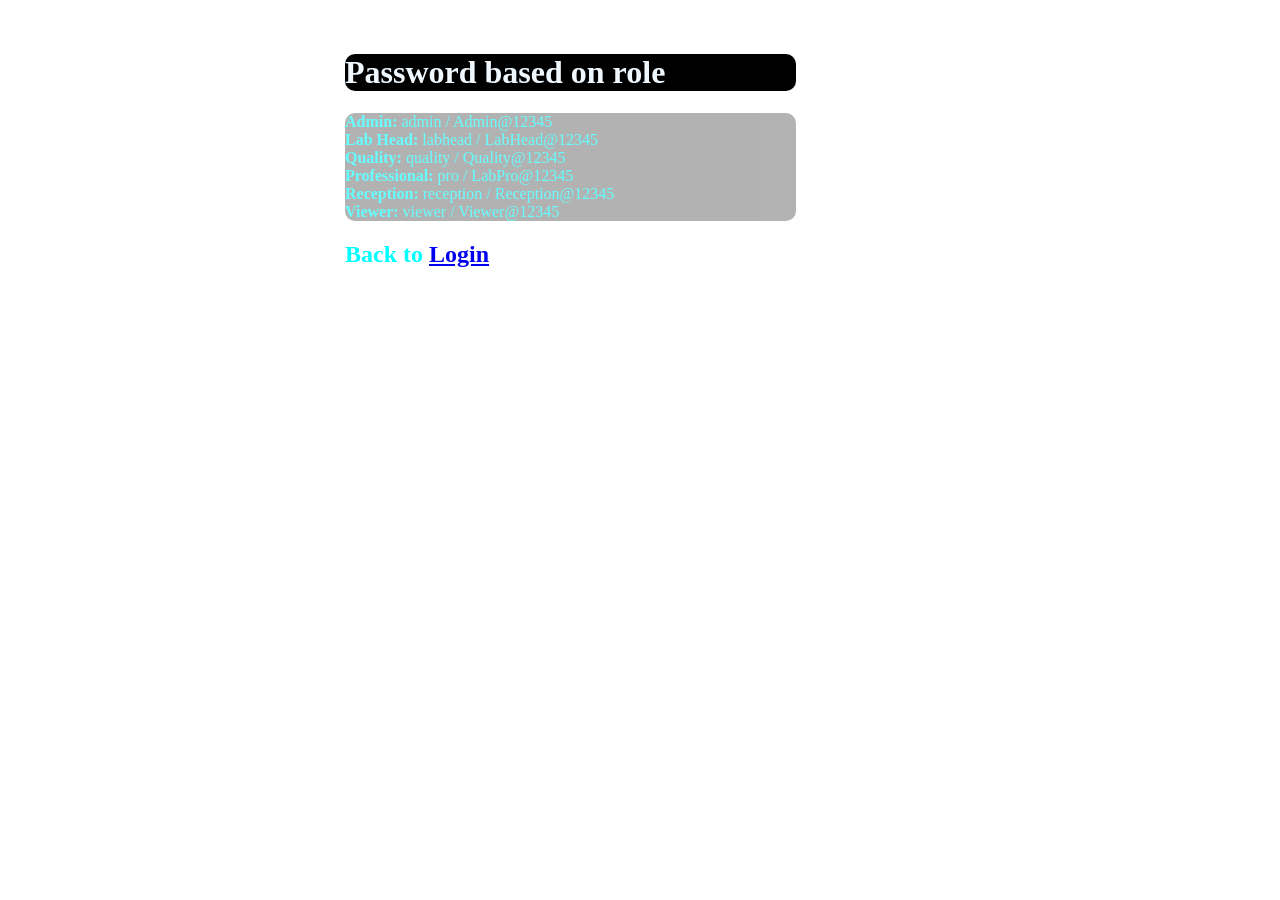
<file: pas.html>
<!DOCTYPE html>
<title>password</title>
<head>
    <link rel="stylesheet" href="assets/css/pas.css">
    </head>
    <body>
        <h1>Password based on role</h1>
        <div class="credential-grid">
                            <span class="credential-badge"><strong>Admin:</strong> admin / Admin@12345</span> <br>
                            <span class="credential-badge"><strong>Lab Head:</strong> labhead / LabHead@12345</span><br>
                            <span class="credential-badge"><strong>Quality:</strong> quality / Quality@12345</span><br>
                            <span class="credential-badge"><strong>Professional:</strong> pro / LabPro@12345</span><br>
                            <span class="credential-badge"><strong>Reception:</strong> reception / Reception@12345</span><br>
                            <span class="credential-badge"><strong>Viewer:</strong> viewer / Viewer@12345</span><br>
                        </div>
                        <h2>Back to <a href="login.html"> Login </a></h2>
    </body>
</html>
</file>
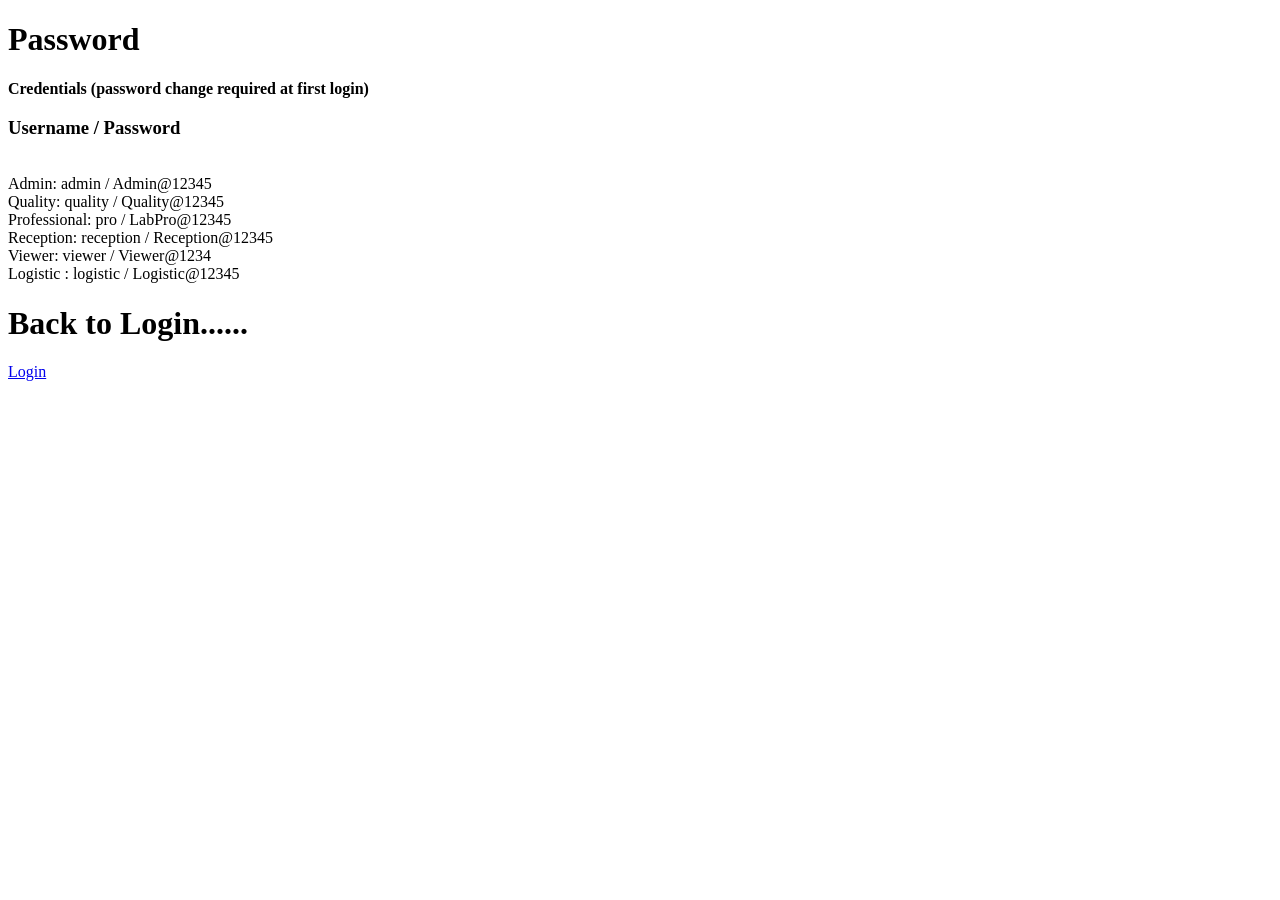
<file: pass.html>
<!DOCTYPE html>
<title> password</title>
<head>
    <body>
        <h1>Password</h1>
        <p>
 <b>Credentials (password change required at first login)</b>
              <h3>Username   /    Password</h3>
<br> Admin: admin / Admin@12345 <br>
Quality: quality / Quality@12345<br>
Professional: pro / LabPro@12345<br>
Reception: reception / Reception@12345<br>
Viewer: viewer / Viewer@1234 <br>
Logistic : logistic / Logistic@12345
        </p>

        <h1>Back to Login...... </h1> <a href="login.html" >Login</a> 

    </body>
</head>
</file>
<file: assets/css/main.css>
/* ======================================================
   AGPHL LIS - Main CSS
   Version: 1.0
   Developer: Asrat Genet
   ====================================================== */

/* ===== CSS Variables ===== */
:root {
    /* Primary Colors */
    --primary-50: #e8f0fe;
    --primary-100: #d1e0fd;
    --primary-200: #a3c2fb;
    --primary-300: #75a3f9;
    --primary-400: #4785f7;
    --primary-500: #1a66f5;
    --primary-600: #1552c4;
    --primary-700: #103d93;
    --primary-800: #0a2962;
    --primary-900: #051431;

    /* Neutral Colors */
    --white: #ffffff;
    --gray-50: #f8f9fa;
    --gray-100: #f1f3f5;
    --gray-200: #e9ecef;
    --gray-300: #dee2e6;
    --gray-400: #ced4da;
    --gray-500: #adb5bd;
    --gray-600: #6c757d;
    --gray-700: #495057;
    --gray-800: #343a40;
    --gray-900: #212529;

    /* Semantic Colors */
    --success: #28a745;
    --success-light: #d4edda;
    --danger: #dc3545;
    --danger-light: #f8d7da;
    --warning: #ffc107;
    --warning-light: #fff3cd;
    --info: #17a2b8;
    --info-light: #d1ecf1;

    /* Shadows */
    --shadow-sm: 0 1px 3px rgba(0,0,0,0.12);
    --shadow-md: 0 4px 6px rgba(0,0,0,0.1);
    --shadow-lg: 0 10px 25px rgba(0,0,0,0.15);
    --shadow-xl: 0 20px 50px rgba(0,0,0,0.2);

    /* Border Radius */
    --radius-sm: 6px;
    --radius-md: 10px;
    --radius-lg: 16px;
    --radius-xl: 24px;

    /* Transitions */
    --transition-fast: 150ms ease;
    --transition-normal: 300ms ease;
    --transition-slow: 500ms ease;

    /* Font Sizes */
    --text-xs: 0.75rem;
    --text-sm: 0.875rem;
    --text-base: 1rem;
    --text-lg: 1.125rem;
    --text-xl: 1.25rem;
    --text-2xl: 1.5rem;
    --text-3xl: 1.875rem;
    --text-4xl: 2.25rem;
}

/* ===== Dark Mode =====
   The theme toggle (sidebar.js) and the settings page swatches
   (settings.js) already set body.dark-mode and persist the choice
   to localStorage, but no stylesheet ever defined this class, so
   the toggle previously had no visible effect. Because the rest of
   the app is built entirely on the custom properties above, redefining
   them here is enough to re-skin the whole UI consistently. */
body.dark-mode {
    --white: #1e2230;
    --gray-50: #242938;
    --gray-100: #2a3041;
    --gray-200: #353c4f;
    --gray-300: #424a5e;
    --gray-400: #5b6477;
    --gray-500: #7d8699;
    --gray-600: #9aa3b5;
    --gray-700: #c2c9d6;
    --gray-800: #e2e6ee;
    --gray-900: #f5f7fa;

    --success-light: #1e3a2a;
    --danger-light: #3d2027;
    --warning-light: #3d3320;
    --info-light: #1b3640;

    --shadow-sm: 0 1px 3px rgba(0,0,0,0.4);
    --shadow-md: 0 4px 6px rgba(0,0,0,0.4);
    --shadow-lg: 0 10px 25px rgba(0,0,0,0.5);
    --shadow-xl: 0 20px 50px rgba(0,0,0,0.6);

    background: #161a24;
    color: var(--gray-900);
}

body.dark-mode .sidebar,
body.dark-mode .top-header,
body.dark-mode .card,
body.dark-mode .modal,
body.dark-mode .table-container {
    background: var(--white);
}

/* ===== Reset & Base ===== */
*,
*::before,
*::after {
    margin: 0;
    padding: 0;
    box-sizing: border-box;
}

html {
    scroll-behavior: smooth;
    -webkit-text-size-adjust: 100%;
}

body {
    font-family: -apple-system, BlinkMacSystemFont, 'Segoe UI', Roboto, Oxygen, Ubuntu, Cantarell, sans-serif;
    background: var(--gray-50);
    color: var(--gray-900);
    line-height: 1.6;
    min-height: 100vh;
}

/* ===== Typography ===== */
h1, h2, h3, h4, h5, h6 {
    font-weight: 600;
    line-height: 1.2;
    color: var(--gray-900);
}

a {
    color: var(--primary-500);
    text-decoration: none;
    transition: var(--transition-fast);
}

a:hover {
    color: var(--primary-600);
}

/* ===== Utility Classes ===== */
.container {
    max-width: 1280px;
    margin: 0 auto;
    padding: 0 20px;
}

.text-center { text-align: center; }
.text-left { text-align: left; }
.text-right { text-align: right; }

.hidden { display: none !important; }
.visible { display: block !important; }

.flex { display: flex; }
.flex-col { flex-direction: column; }
.items-center { align-items: center; }
.justify-between { justify-content: space-between; }
.justify-center { justify-content: center; }
.gap-2 { gap: 0.5rem; }
.gap-4 { gap: 1rem; }
.gap-6 { gap: 1.5rem; }

.w-full { width: 100%; }
.h-full { height: 100%; }

/* ===== Buttons ===== */
.btn {
    display: inline-flex;
    align-items: center;
    justify-content: center;
    gap: 0.5rem;
    padding: 0.625rem 1.25rem;
    font-size: var(--text-sm);
    font-weight: 500;
    border: none;
    border-radius: var(--radius-sm);
    cursor: pointer;
    transition: var(--transition-normal);
    text-decoration: none;
    user-select: none;
    position: relative;
}

.btn-primary {
    background: var(--primary-500);
    color: var(--white);
}

.btn-primary:hover {
    background: var(--primary-600);
    transform: translateY(-1px);
    box-shadow: var(--shadow-md);
}

.btn-secondary {
    background: var(--gray-200);
    color: var(--gray-700);
}

.btn-secondary:hover {
    background: var(--gray-300);
}

.btn-success {
    background: var(--success);
    color: var(--white);
}

.btn-success:hover {
    background: #218838;
}

.btn-danger {
    background: var(--danger);
    color: var(--white);
}

.btn-danger:hover {
    background: #c82333;
}

.btn-outline {
    background: transparent;
    border: 2px solid var(--primary-500);
    color: var(--primary-500);
}

.btn-outline:hover {
    background: var(--primary-500);
    color: var(--white);
}

.btn-sm {
    padding: 0.375rem 0.75rem;
    font-size: var(--text-xs);
}

.btn-lg {
    padding: 0.875rem 1.75rem;
    font-size: var(--text-base);
}

.btn:disabled {
    opacity: 0.6;
    cursor: not-allowed;
    transform: none !important;
}

/* ===== Cards ===== */
.card {
    background: var(--white);
    border-radius: var(--radius-md);
    box-shadow: var(--shadow-sm);
    padding: 1.5rem;
    transition: var(--transition-normal);
}

.card:hover {
    box-shadow: var(--shadow-md);
}

.card-glass {
    background: rgba(255, 255, 255, 0.85);
    backdrop-filter: blur(10px);
    -webkit-backdrop-filter: blur(10px);
    border: 1px solid rgba(255, 255, 255, 0.2);
}

/* ===== Form Elements ===== */
.form-group {
    margin-bottom: 1.25rem;
}

.form-group label {
    display: block;
    font-size: var(--text-sm);
    font-weight: 500;
    color: var(--gray-700);
    margin-bottom: 0.375rem;
}

.input-group {
    position: relative;
    display: flex;
    align-items: center;
}

.input-group .input-icon {
    position: absolute;
    left: 12px;
    color: var(--gray-500);
    display: flex;
    align-items: center;
    pointer-events: none;
}

.input-group input,
.input-group select,
.input-group textarea {
    width: 100%;
    padding: 0.625rem 0.875rem;
    padding-left: 44px;
    font-size: var(--text-sm);
    border: 2px solid var(--gray-300);
    border-radius: var(--radius-sm);
    background: var(--white);
    color: var(--gray-900);
    transition: var(--transition-fast);
    font-family: inherit;
}

.input-group input:focus,
.input-group select:focus,
.input-group textarea:focus {
    outline: none;
    border-color: var(--primary-500);
    box-shadow: 0 0 0 3px rgba(26, 102, 245, 0.1);
}

.input-group input.error {
    border-color: var(--danger);
}

.input-group .error-message {
    color: var(--danger);
    font-size: var(--text-xs);
    margin-top: 0.25rem;
}

/* ===== Toast Notifications ===== */
.toast {
    position: fixed;
    top: 20px;
    right: 20px;
    padding: 1rem 1.5rem;
    border-radius: var(--radius-md);
    background: var(--white);
    box-shadow: var(--shadow-lg);
    border-left: 4px solid var(--primary-500);
    max-width: 400px;
    z-index: 9999;
    animation: slideInRight 0.3s ease-out;
    display: flex;
    align-items: center;
    gap: 0.75rem;
}

.toast-success {
    border-left-color: var(--success);
}

.toast-error {
    border-left-color: var(--danger);
}

.toast-warning {
    border-left-color: var(--warning);
}

.toast-info {
    border-left-color: var(--info);
}

@keyframes slideInRight {
    from {
        transform: translateX(100%);
        opacity: 0;
    }
    to {
        transform: translateX(0);
        opacity: 1;
    }
}

/* ===== Responsive ===== */
@media (max-width: 768px) {
    .card {
        padding: 1rem;
    }

    .container {
        padding: 0 15px;
    }

    .btn {
        padding: 0.5rem 1rem;
        font-size: var(--text-xs);
    }
}

/* ===== Scrollbar ===== */
::-webkit-scrollbar {
    width: 8px;
    height: 8px;
}

::-webkit-scrollbar-track {
    background: var(--gray-100);
}

::-webkit-scrollbar-thumb {
    background: var(--gray-400);
    border-radius: 4px;
}

::-webkit-scrollbar-thumb:hover {
    background: var(--gray-500);
}

/* ===== Loading Spinner ===== */
.spinner {
    display: inline-block;
    width: 20px;
    height: 20px;
    border: 3px solid rgba(255, 255, 255, 0.3);
    border-radius: 50%;
    border-top-color: var(--white);
    animation: spin 0.8s ease-in-out infinite;
}

@keyframes spin {
    to { transform: rotate(360deg); }
}

/* Used by pwa.js to show/hide "Install App" buttons without fighting
   each button's own inline display value (flex/inline-flex/etc). */
.pwa-btn-hidden {
    display: none !important;
}
</file>
<file: assets/css/login.css>
/* ======================================================
   AGPHL LIS - Login CSS
   Version: 1.0
   ====================================================== */
/* ===== Login Container ===== */
.login-container {
    display: flex;
    min-height: 100vh;
    background: linear-gradient(160deg, hsl(0, 98%, 48%) 0%, #e6edf9 100%);
    position: relative;
    overflow: hidden;
}

/* Soft animated gradient mesh blobs drifting behind the whole page -
   subtle, modern, and cheap to render (no images, pure CSS). */
.login-container::before,
.login-container::after {
    content: '';
    position: absolute;
    border-radius: 50%;
    filter: blur(80px);
    opacity: 0.35;
    z-index: 0;
    pointer-events: none;
}

.login-container::before {
    width: 480px;
    height: 480px;
    top: -120px;
    left: -100px;
    background: radial-gradient(circle, var(--primary-300) 0%, transparent 70%);
    animation: mesh-drift-1 16s ease-in-out infinite;
}

.login-container::after {
    width: 520px;
    height: 520px;
    bottom: -160px;
    right: -120px;
    background: radial-gradient(circle, var(--primary-500) 0%, transparent 70%);
    animation: mesh-drift-2 20s ease-in-out infinite;
}

@keyframes mesh-drift-1 {
    0%, 100% { transform: translate(0, 0) scale(1); }
    50% { transform: translate(60px, 40px) scale(1.15); }
}

@keyframes mesh-drift-2 {
    0%, 100% { transform: translate(0, 0) scale(1); }
    50% { transform: translate(-50px, -30px) scale(1.1); }
}

.login-brand,
.login-form-panel {
    position: relative;
    z-index: 1;
}

/* Entrance animation - both panels ease in on load rather than popping in */
.login-brand {
    animation: panel-fade-in-left 0.6s ease-out;
}

.login-form-panel {
    animation: panel-fade-in-right 0.6s ease-out;
}

@keyframes panel-fade-in-left {
    from { opacity: 0; transform: translateX(-24px); }
    to { opacity: 1; transform: translateX(0); }
}

@keyframes panel-fade-in-right {
    from { opacity: 0; transform: translateX(24px); }
    to { opacity: 1; transform: translateX(0); }
}

/* ===== Left Panel - Branding ===== */
.login-brand {
    flex: 1;
    background: linear-gradient(135deg, var(--primary-800) 0%, var(--primary-600) 50%, var(--primary-400) 100%);
    display: flex;
    align-items: center;
    justify-content: center;
    padding: 3rem;
    position: relative;
    overflow: hidden;
}

.login-brand::before {
    content: '';
    position: absolute;
    top: -50%;
    right: -50%;
    width: 100%;
    height: 100%;
    background: radial-gradient(circle, rgba(255,255,255,0.05) 0%, transparent 70%);
    animation: float 20s ease-in-out infinite;
}

@keyframes float {
    0%, 100% { transform: translate(0, 0) rotate(0deg); }
    33% { transform: translate(-10%, -10%) rotate(5deg); }
    66% { transform: translate(10%, 10%) rotate(-5deg); }
}

/* ===== ECG / Heartbeat line ===== */
.ecg-line-wrap {
    position: absolute;
    left: 0;
    right: 0;
    top: 50%;
    transform: translateY(-50%);
    height: 120px;
    opacity: 0.35;
    pointer-events: none;
    overflow: hidden;
}

.ecg-line {
    width: 200%;
    height: 100%;
    animation: ecg-scroll 8s linear infinite;
}

.ecg-path {
    fill: none;
    stroke: rgba(255, 255, 255, 0.85);
    stroke-width: 2.5;
    stroke-linecap: round;
    stroke-linejoin: round;
}

@keyframes ecg-scroll {
    from { transform: translateX(0); }
    to { transform: translateX(-50%); }
}

/* ===== DNA strand (decorative, right edge) ===== */
.dna-strand {
    position: absolute;
    right: 6%;
    top: 0;
    bottom: 0;
    width: 100px;
    opacity: 0.18;
    pointer-events: none;
}

.dna-strand svg {
    width: 100%;
    height: 100%;
    animation: dna-drift 12s ease-in-out infinite;
}

.dna-rail {
    fill: none;
    stroke: white;
    stroke-width: 3;
}

.dna-rail-2 {
    stroke-dasharray: 6 6;
}

@keyframes dna-drift {
    0%, 100% { transform: translateY(0); }
    50% { transform: translateY(-18px); }
}

/* ===== Typing tagline ===== */
.brand-tagline-wrap {
    min-height: 1.6rem;
    margin: 0.5rem 0 0.5rem;
    font-size: var(--text-base);
    font-weight: 300;
    letter-spacing: 0.3px;
}

.brand-tagline {
    opacity: 0.85;
}

.tagline-cursor {
    display: inline-block;
    margin-left: 2px;
    animation: cursor-blink 1s step-end infinite;
    opacity: 0.85;
}

@keyframes cursor-blink {
    0%, 50% { opacity: 0.85; }
    51%, 100% { opacity: 0; }
}

@media (prefers-reduced-motion: reduce) {
    .ecg-line, .dna-strand svg, .login-brand::before, .tagline-cursor {
        animation: none !important;
    }
}

.brand-content {
    position: relative;
    z-index: 1;
    text-align: center;
    color: var(--white);
    max-width: 400px;
}

.brand-logo {
    width: 100px;
    height: 100px;
    margin: 0 auto 1.5rem;
    background: rgba(255, 255, 255, 0.15);
    backdrop-filter: blur(10px);
    border-radius: var(--radius-lg);
    display: flex;
    align-items: center;
    justify-content: center;
    border: 2px solid rgba(255, 255, 255, 0.2);
    transition: var(--transition-normal);
}

.brand-logo img {
    width: 70px;
    height: 70px;
    object-fit: contain;
    border-radius: var(--radius-sm);
}

.brand-title {
    font-size: var(--text-4xl);
    font-weight: 700;
    letter-spacing: 2px;
    margin-bottom: 0.5rem;
    text-shadow: 0 2px 10px rgba(0,0,0,0.2);
}

.brand-subtitle {
    font-size: var(--text-lg);
    opacity: 0.9;
    font-weight: 300;
    margin-bottom: 0.25rem;
}

.brand-hospital {
    font-size: var(--text-base);
    opacity: 0.7;
    margin-bottom: 2rem;
}

.brand-divider {
    width: 60px;
    height: 3px;
    background: rgba(255, 255, 255, 0.3);
    margin: 1.5rem auto;
    border-radius: 2px;
}

.brand-version {
    font-size: var(--text-sm);
    opacity: 0.6;
}

.brand-copyright {
    font-size: var(--text-xs);
    opacity: 0.4;
    margin-top: 0.5rem;
}

/* ===== Right Panel - Login Form ===== */
.login-form-panel {
    flex: 1;
    display: flex;
    align-items: center;
    justify-content: center;
    padding: 2rem;
    background: transparent;
}

.form-wrapper {
    width: 100%;
    max-width: 420px;
    background: rgba(255, 255, 255, 0.72);
    backdrop-filter: blur(20px);
    -webkit-backdrop-filter: blur(20px);
    border: 1px solid rgba(255, 255, 255, 0.5);
    border-radius: 20px;
    padding: 2.5rem;
    box-shadow: 0 20px 60px rgba(20, 40, 90, 0.12);
}

body.dark-mode .form-wrapper {
    background: rgba(30, 35, 50, 0.72);
    border-color: rgba(255, 255, 255, 0.08);
}

.form-header {
    margin-bottom: 2rem;
}

.login-form-panel .form-group input {
    transition: box-shadow 0.2s ease, border-color 0.2s ease;
}

.login-form-panel .form-group input:focus {
    outline: none;
    border-color: var(--primary-400);
    box-shadow: 0 0 0 4px var(--primary-100);
}

.form-header h2 {
    font-size: var(--text-2xl);
    color: var(--gray-900);
    margin-bottom: 0.25rem;
}

.form-header p {
    color: var(--gray-600);
    font-size: var(--text-base);
}

/* ===== Form Options ===== */
.form-options {
    display: flex;
    align-items: center;
    justify-content: space-between;
    margin: 1.25rem 0;
}

.checkbox-label {
    display: flex;
    align-items: center;
    gap: 0.5rem;
    font-size: var(--text-sm);
    color: var(--gray-700);
    cursor: pointer;
}

.checkbox-label input[type="checkbox"] {
    display: none;
}

.checkmark {
    width: 18px;
    height: 18px;
    border: 2px solid var(--gray-300);
    border-radius: var(--radius-sm);
    display: flex;
    align-items: center;
    justify-content: center;
    transition: var(--transition-fast);
    flex-shrink: 0;
}

.checkbox-label input:checked + .checkmark {
    background: var(--primary-500);
    border-color: var(--primary-500);
}

.checkbox-label input:checked + .checkmark::after {
    content: '✓';
    color: var(--white);
    font-size: 12px;
    font-weight: 700;
}

.forgot-password {
    font-size: var(--text-sm);
    color: var(--primary-500);
}

.forgot-password:hover {
    text-decoration: underline;
}

/* ===== Login Button ===== */
.login-btn {
    width: 100%;
    padding: 0.75rem;
    font-size: var(--text-base);
    font-weight: 600;
    color: var(--white);
    background: var(--primary-500);
    border: none;
    border-radius: var(--radius-sm);
    cursor: pointer;
    transition: var(--transition-normal);
    position: relative;
    display: flex;
    align-items: center;
    justify-content: center;
    gap: 0.5rem;
}

.login-btn:hover {
    background: var(--primary-600);
    transform: translateY(-2px);
    box-shadow: var(--shadow-md);
}

.login-btn:active {
    transform: translateY(0);
}

.login-btn .btn-loader {
    display: none;
}

.login-btn.loading .btn-text {
    visibility: hidden;
}

.login-btn.loading .btn-loader {
    display: flex !important;
}

/* ===== Toggle Password ===== */
.toggle-password {
    position: absolute;
    right: 12px;
    background: none;
    border: none;
    color: var(--gray-500);
    cursor: pointer;
    padding: 4px;
    display: flex;
    align-items: center;
    transition: var(--transition-fast);
}

.toggle-password:hover {
    color: var(--gray-700);
}

/* ===== Demo Credentials ===== */
.demo-credentials {
    margin-top: 2rem;
    padding: 1rem;
    background: var(--gray-50);
    border-radius: var(--radius-sm);
    border: 1px dashed var(--gray-300);
}

.demo-credentials p {
    font-size: var(--text-xs);
    color: var(--gray-600);
    margin-bottom: 0.5rem;
    font-weight: 500;
}

.credential-grid {
    display: grid;
    grid-template-columns: 1fr 1fr;
    gap: 0.375rem;
}

.credential-badge {
    font-size: var(--text-xs);
    color: var(--gray-700);
    background: var(--white);
    padding: 0.25rem 0.5rem;
    border-radius: var(--radius-sm);
    border: 1px solid var(--gray-200);
}

.credential-badge strong {
    color: var(--gray-900);
}

/* ===== Form Footer ===== */
.form-footer {
    margin-top: 2rem;
    text-align: center;
    font-size: var(--text-xs);
    color: var(--gray-500);
    border-top: 1px solid var(--gray-200);
    padding-top: 1.5rem;
}

.form-footer strong {
    color: var(--gray-700);
}

/* ===== Responsive ===== */
@media (max-width: 1024px) {
    .login-brand {
        padding: 2rem;
    }

    .brand-title {
        font-size: var(--text-3xl);
    }
}

@media (max-width: 768px) {
    .login-container {
        flex-direction: column;
    }

    .login-brand {
        padding: 2rem 1.5rem;
        min-height: 280px;
    }

    .brand-logo {
        width: 70px;
        height: 70px;
    }

    .brand-logo svg {
        width: 40px;
        height: 40px;
    }

    .brand-title {
        font-size: var(--text-2xl);
    }

    .brand-subtitle {
        font-size: var(--text-base);
    }

    .login-form-panel {
        padding: 1.5rem;
    }

    .credential-grid {
        grid-template-columns: 1fr;
    }
}

@media (max-width: 480px) {
    .form-options {
        flex-direction: column;
        gap: 0.75rem;
        align-items: flex-start;
    }
}
</file>
<file: assets/css/pas.css>
body{
    color: aqua;
    padding: 25px;
    margin-left: 25%;
    

}
h1{background-color: black;
    color: aliceblue;
    margin-right: 50%;padding-right: auto;
    border-radius: 10px;
    align-content: center;
    animation: forwards;

}
.credential-grid{
    background: gray; opacity: 0.6; margin-right: 50%;
    border-radius: 10px;align-content: center;animation-duration: 23s;
}
</file>
